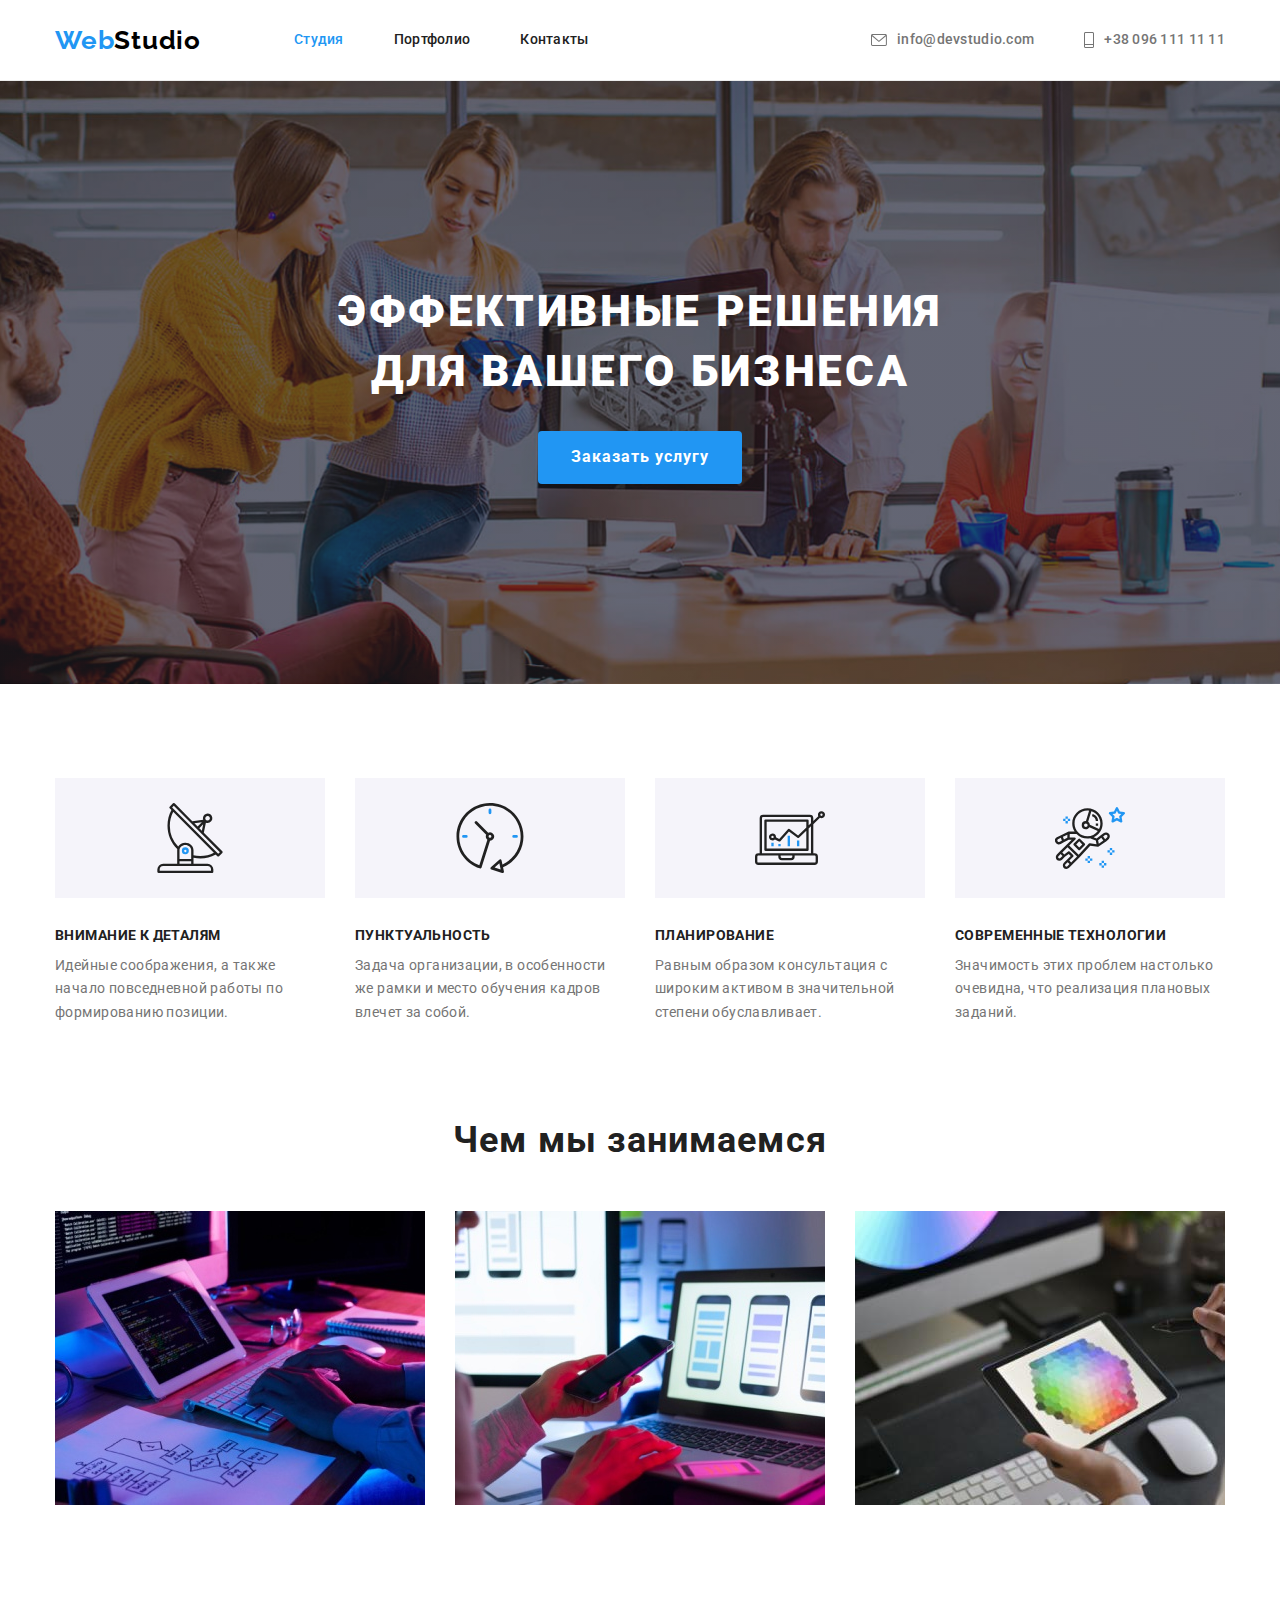
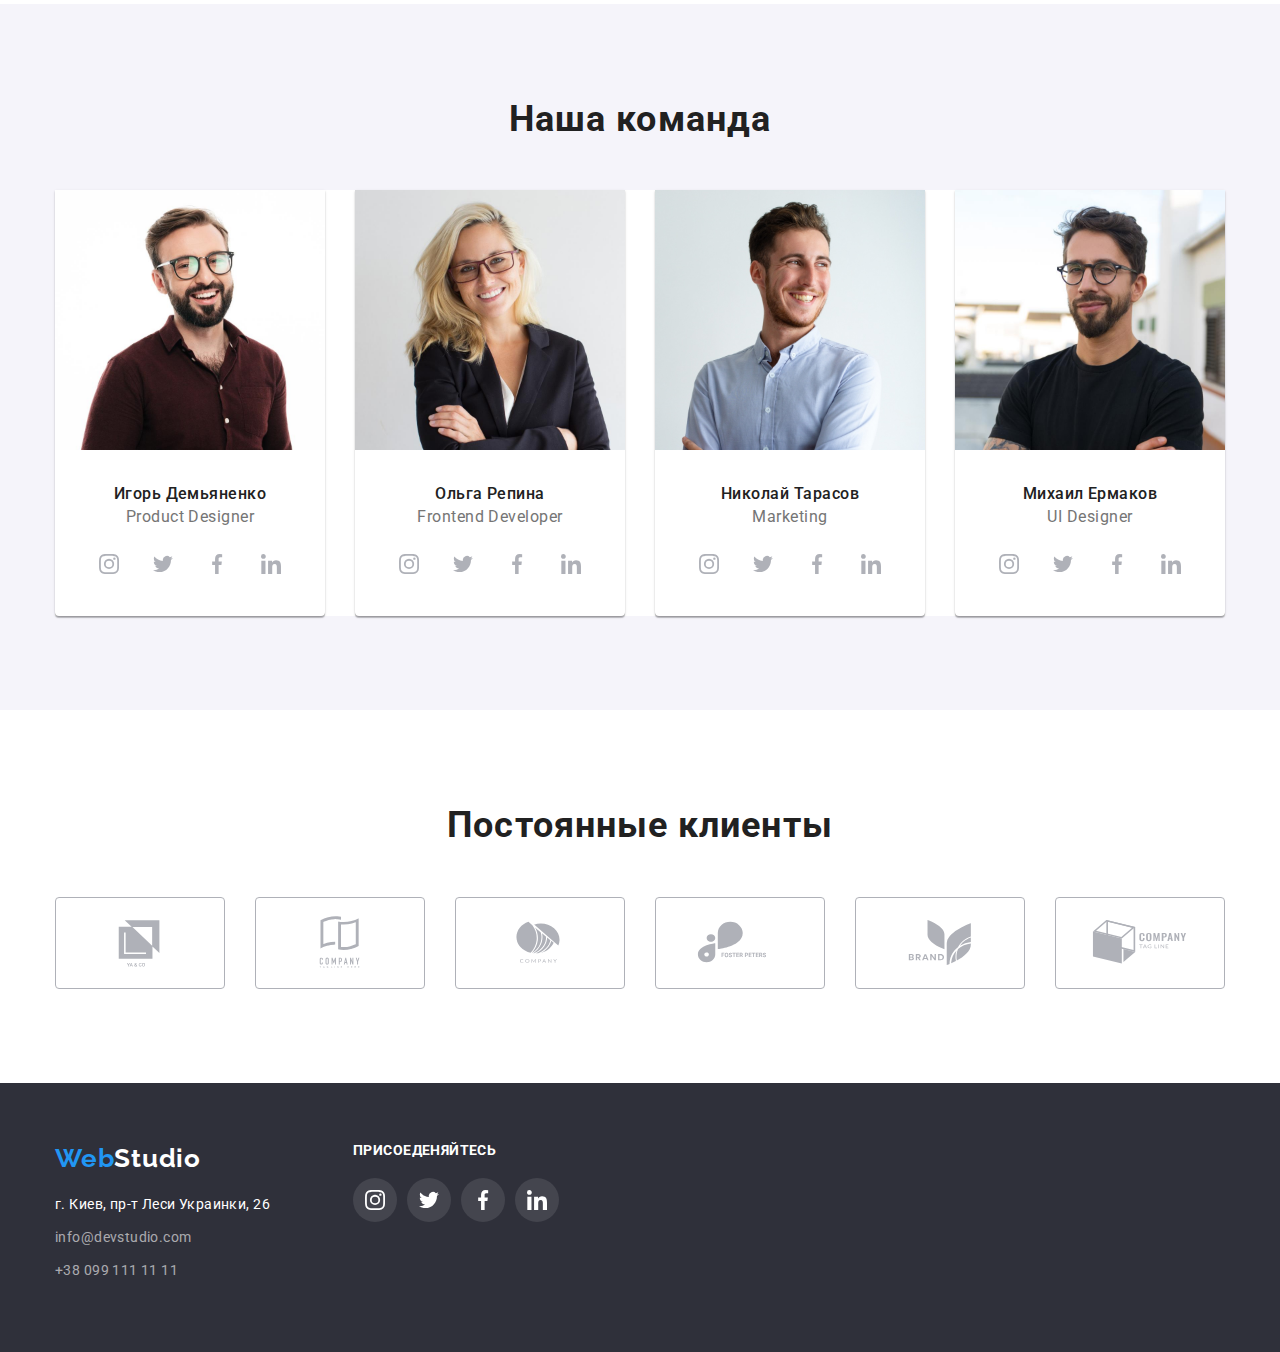
<file: index.html>
<!DOCTYPE html>
<html lang="en">

<head>
    <meta charset="UTF-8">
    <meta http-equiv="X-UA-Compatible" content="IE=edge">
    <meta name="viewport" content="width=device-width, initial-scale=1.0">
    <title>WebStudio</title>
    <link href="https://fonts.googleapis.com/css2?family=Raleway:wght@700&family=Roboto:wght@400;500;700;900&display=swap"
        rel="stylesheet">
        <link rel="stylesheet" href="https://cdnjs.cloudflare.com/ajax/libs/modern-normalize/1.1.0/modern-normalize.min.css">
    <link rel="stylesheet" href="./css/styles.css">
</head>

<body>
    <!--Навигация по сайту-->
    <header class="page-header">
        <div class="container main-nav">
        <nav class="site-nav" >
            <a href="./index.html" class="logo"><span class="logo-blue">Web</span><span class="logo-black">Studio</span></a>
            <ul class="site-nav list" >
                <li class="item"> <a href="./index.html" class="link current" >Студия</a></li>
                <li class="item"> <a href="./portfolio.html" class="link" >Портфолио</a></li>
                <li class="item"> <a href="#" class="link" >Контакты</a></li>
            </ul>
        </nav>
        <ul class="nav list">
            <li class="item"><a  href="mailto:info@devstudio.com" class="contact contacts-icon"><svg width="10" height="16" class="icon ">
                <use href="./images/icons.svg#envelope"></use>
            </svg> info@devstudio.com</a></li>
            <li class="item"><a class="contact contacts-icon" href="tel:+380961111111"><svg  width="16" height="12" class="icon phone">
                <use href="./images/icons.svg#phone"></use>
            </svg>+38 096 111 11 11</a></li>
        </ul>
        </div>
    </header>
    <main>
        <!--Герой-->
        <section class="hero-section">
            <h1 class="hero">Эффективные решения<br/> для вашего бизнеса</h1>
            <button type="button" class="button">Заказать услугу</button>
        </section>


        <section class=" section">
            <div class="container">
            <!--заголовок который будет скрыт <h2> Наши ценности </h2>-->
            <ul class="list values-list">
                <li class="values-item">
                    <div class="trumb">
                        <svg  width="70px" height="70px">
                            <use href="./images/icons.svg#antenna">
                            </use>
                        </svg>
                    </div>
                    <h3 class="values">Внимание к деталям</h3>
                    <p class="values-description">Идейные соображения, а также начало повседневной работы по формированию позиции.</p>
                </li>
                <li class="values-item">
                    <div class="trumb">
                        <svg  width="70" height="70">
                            <use href="./images/icons.svg#clock" ></use>
                        </svg>
                    </div>
                    <h3 class="values">Пунктуальность</h3>
                    <p class="values-description">Задача организации, в особенности же рамки и место обучения кадров влечет за собой.</p>
                </li>
                <li class="values-item">
                    <div class="trumb">
                        <svg  width="70" height="70">
                            <use href="./images/icons.svg#diagram" ></use>
                        </svg>
                    </div>
                    <h3 class="values">Планирование</h3>
                    <p class="values-description">Равным образом консультация с широким активом в значительной степени обуславливает.</p>
                </li>
                <li class="values-item">
                    <div class="trumb">
                        <svg  width="70" height="70">
                            <use href="./images/icons.svg#astronaut"></use>
                        </svg>
                    </div>
                    <h3 class="values">Современные технологии </h3>
                    <p class="values-description">Значимость этих проблем настолько очевидна, что реализация плановых заданий.</p>
                </li>
            </ul>
            </div>
        </section>
        <!--Чем мы занимаемся-->
        <section class="section-list">
            <div class="container">
            <h2 class="section-title">Чем мы занимаемся</h2>
            <ul class="list business">
                <li class="business-list"> <img src="./images/box1.jpg" width="370" alt="Структура проекта"></li>
                <li class="business-list"> <img src="./images/box2.jpg" width="370" alt="Оптимизация"></li>
                <li class="business-list"> <img src="./images/box3.jpg" width="370" alt="Дизайн"></li>
            </ul>
            </div>
        </section>
        <!--Наша команда-->
        <section class="section-team section">
            <div class="container">
<h2 class="section-title">Наша команда</h2>
<ul class="list ouer-team">
    <li class="team-list"><img src="./images/igor.jpg" width="270" alt="Игорь">
       <div class="card-title"><h3 class="team">Игорь Демьяненко</h3>
        <p class="profession">Product Designer</p>
        <div class="links-block">
            <ul class="links-list list">
                <li><a href="#"  class="link-item"><svg width="20" height="20" class="network">
                    <use href="./images/icons.svg#instagram"></use>
                </svg></a></li>
                <li><a href="#" class="link-item"><svg width="20" height="20" class="network">
                    <use href="./images/icons.svg#twitter"></use>
                </svg></a></li>
                <li><a href="#" class="link-item"><svg width="20" height="20"class="network">
                    <use href="./images/icons.svg#facebook"></use>
                </svg></a></li>
                <li><a href="#" class="link-item"><svg width="20" height="20"class="network">
                    <use href="./images/icons.svg#linkedin"></use>
                </svg></a></li>
            </ul>
        </div>
        </div>
    </li>
    <li class="team-list"><img src="./images/olga.jpg" width="270" alt="Ольга">
    <div class="card-title"> <h3 class="team">Ольга Репина</h3>
        <p class="profession">Frontend Developer</p>
        <div class="links-block">
            <ul class="links-list list">
                <li><a href="" class="link-item"><svg width="20" height="20" class="network">
                            <use href="./images/icons.svg#instagram"></use>
                        </svg></a></li>
                <li><a href="" class="link-item"><svg width="20" height="20" class="network">
                            <use href="./images/icons.svg#twitter"></use>
                        </svg></a></li>
                <li><a href="" class="link-item"><svg width="20" height="20" class="network">
                            <use href="./images/icons.svg#facebook"></use>
                        </svg></a></li>
                <li><a href="" class="link-item"><svg width="20" height="20" class="network">
                            <use href="./images/icons.svg#linkedin"></use>
                        </svg></a></li>
            </ul>
        </div>
    </div>
    </li>
    <li class="team-list"><img src="./images/tarasov.jpg" width="270" alt="Николай">
    <div class="card-title"> <h3 class="team">Николай Тарасов</h3>
        <p class="profession">Marketing</p>
        <div class="links-block">
            <ul class="links-list list">
                <li><a href="" class="link-item"><svg width="20" height="20" class="network">
                            <use href="./images/icons.svg#instagram"></use>
                        </svg></a></li>
                <li><a href="" class="link-item"><svg width="20" height="20" class="network">
                            <use href="./images/icons.svg#twitter"></use>
                        </svg></a></li>
                <li><a href="" class="link-item"><svg width="20" height="20" class="network">
                            <use href="./images/icons.svg#facebook"></use>
                        </svg></a></li>
                <li><a href="" class="link-item"><svg width="20" height="20" class="network">
                            <use href="./images/icons.svg#linkedin"></use>
                        </svg></a></li>
            </ul>
        </div>
    </div>
    </li>
    <li class="team-list"><img src="./images/ermakov.jpg" width="270" alt="Михаил">
        <div class="card-title"><h3 class="team">Михаил Ермаков</h3>
        <p class="profession">UI Designer</p>
        <div class="links-block">
            <ul class="links-list list">
                <li><a href="" class="link-item"><svg width="20" height="20" class="network">
                            <use href="./images/icons.svg#instagram"></use>
                        </svg></a></li>
                <li><a href="" class="link-item"><svg width="20" height="20" class="network">
                            <use href="./images/icons.svg#twitter"></use>
                        </svg></a></li>
                <li><a href="" class="link-item"><svg width="20" height="20" class="network">
                            <use href="./images/icons.svg#facebook"></use>
                        </svg></a></li>
                <li><a href="" class="link-item"><svg width="20" height="20" class="network">
                            <use href="./images/icons.svg#linkedin"></use>
                        </svg></a></li>
            </ul>
        </div>
    </div>
    </li>
</ul>
            </div>
           <!--Постоянные клиенты-->
        </section>
        <section class="section">
            <div class="container">
                <h2 class="section-title">Постоянные клиенты</h2>
                <div>
                    <ul class="client-list list">
                        <li><a href="#" class="client-item"><svg width="106" height="60" class="client">
                            <use href="./images/icons.svg#logo-0"></use>
                        </svg></a></li>
                        <li ><a href="#"class="client-item"><svg width="106" height="60" class="client">
                                    <use href="./images/icons.svg#logo-1"></use>
                                </svg></a></li>
                                <li><a href="#" class="client-item"><svg width="106" height="60" class="client">
                                            <use href="./images/icons.svg#logo-2"></use>
                                        </svg></a></li>
                                        <li><a href="#" class="client-item"><svg width="106" height="60" class="client">
                                                    <use href="./images/icons.svg#logo-3"></use>
                                                </svg></a></li>
                                                <li><a href="#" class="client-item"><svg width="106" height="60" class="client">
                                                            <use href="./images/icons.svg#logo-4"></use>
                                                        </svg></a></li>
                                                        <li><a href="#" class="client-item"><svg width="106" height="60" class="client">
                                                                    <use href="./images/icons.svg#logo-5"></use>
                                                                </svg></a></li>
                    </ul>
                </div>
            </div>
        </section>
    </main>
    <!--Футер-->
<footer class="inform-list">
        <div class="container footer-box">
            <div>
            <a href="./index.html" class="logo-footer"><span class="logo-blue">Web</span><span class="logo-white">Studio</span></a>
        <address>
            <ul class="inform list">
                <li class="contact-footer"><a href="#" class="location">г. Киев, пр-т Леси Украинки, 26</a> </li>
                <li class="contact-footer"><a href="mailto:info@example.com" class="contact-info">info@devstudio.com</a></li>
                <li class="contact-footer"><a href="tel:+380991111111" class="contact-info">+38 099 111 11 11</a></li>
            </ul>
        </address>
        </div>
        <div class="join-block">
            <h3 class="join-text">Присоеденяйтесь</h3>

        <ul class="join-list list">
            <li><a href="#" class="join-item"><svg width="20" height="20" class="join-network">
                        <use href="./images/icons.svg#instagram"></use>
                    </svg></a></li>
            <li><a href="#" class="join-item"><svg width="20" height="20" class="join-network">
                        <use href="./images/icons.svg#twitter"></use>
                    </svg></a></li>
            <li><a href="#" class="join-item"><svg width="20" height="20" class="join-network">
                        <use href="./images/icons.svg#facebook"></use>
                    </svg></a></li>
            <li><a href="#" class="join-item"><svg width="20" height="20" class="join-network">
                        <use href="./images/icons.svg#linkedin"></use>
                    </svg></a></li>
        </ul>
        </div>
    </div>
      
    </footer>

</body>

</html>
</file>
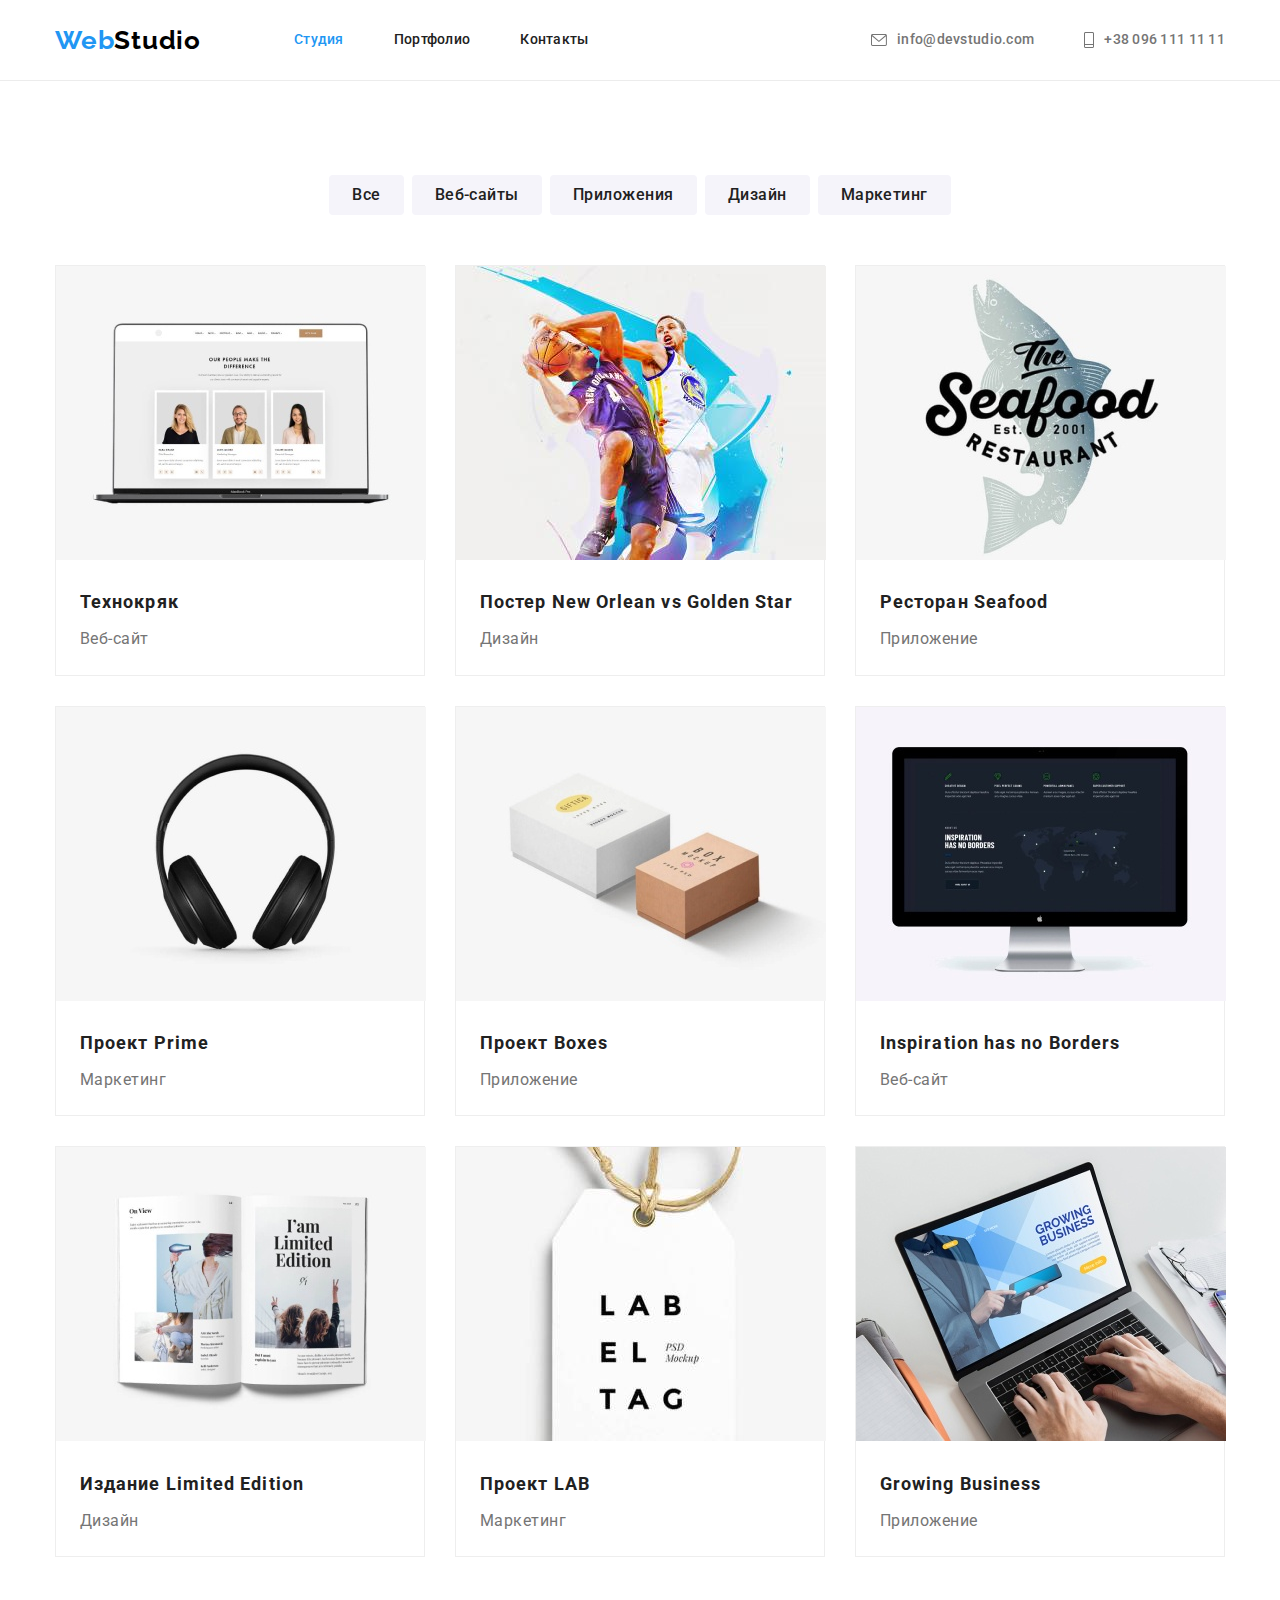
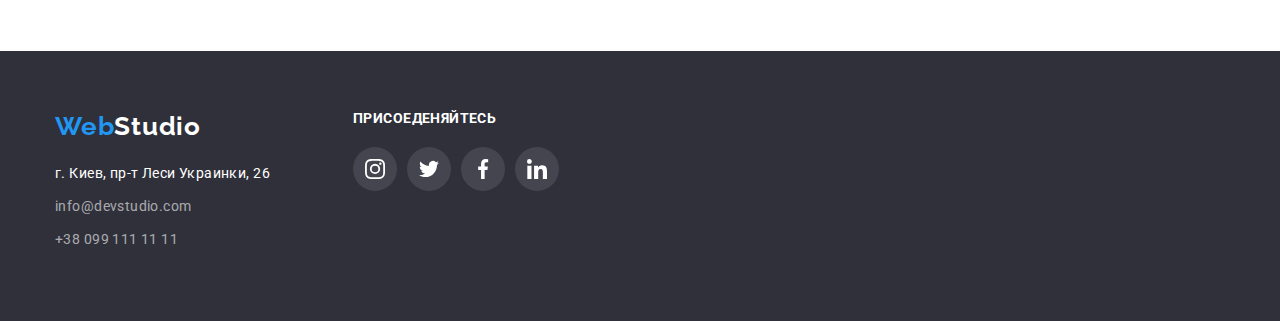
<file: portfolio.html>
<!DOCTYPE html>
<html lang="en">

<head>
    <meta charset="UTF-8">
    <meta http-equiv="X-UA-Compatible" content="IE=edge">
    <meta name="viewport" content="width=device-width, initial-scale=1.0">
    <title>Portfolio</title>
    <link href="https://fonts.googleapis.com/css2?family=Raleway:wght@700&family=Roboto:wght@400;500;700;900&display=swap"
    rel="stylesheet">
    <link rel="stylesheet" href="https://cdnjs.cloudflare.com/ajax/libs/modern-normalize/1.1.0/modern-normalize.min.css">
    <link rel="stylesheet" href="./css/styles.css">
</head>

<body>
    <!--Шапка сайта-->
    <header class="page-header">
        <div class="container main-nav">
        <nav class="site-nav" >
            <a href="./index.html" class="logo"><span class="logo-blue">Web</span><span class="logo-black">Studio</span></a>
            <ul class="site-nav list" >
                <li class="item"> <a href="./index.html" class="link current" >Студия</a></li>
                <li class="item"> <a href="./portfolio.html" class="link" >Портфолио</a></li>
                <li class="item"> <a href="#" class="link" >Контакты</a></li>
            </ul>
        </nav>
        <ul class="nav list">
            <li class="item"><a  href="mailto:info@devstudio.com" class="contact contacts-icon"><svg width="10" height="16" class="icon ">
                <use href="./images/icons.svg#envelope"></use>
            </svg> info@devstudio.com</a></li>
            <li class="item"><a class="contact contacts-icon" href="tel:+380961111111"><svg  width="16" height="12" class="icon phone">
                <use href="./images/icons.svg#phone"></use>
            </svg>+38 096 111 11 11</a></li>
        </ul>
        </div>
    </header>

<main>
    <section class=" section">
        <div class="container">
        <!-- <h1> Портфолио работ </h1> -->      
        <div class="main-buttons">
            <ul class="list button-list">
            <li class="button-cursor"><button type="button" class="cursor">Все</button></li>
            <li class="button-cursor"><button type="button" class="cursor">Веб-сайты</button></li>
            <li class="button-cursor"><button type="button" class="cursor">Приложения</button></li>
            <li class="button-cursor"><button type="button" class="cursor">Дизайн</button></li>
            <li class="button-cursor"><button type="button" class="cursor">Маркетинг</button></li>
        </ul>
    </div>

       
<div class="portfolio-container">
        <ul class="list portfolio-list">
            <li class="flex-element"> <a href=""><img src="./images/technokryak.jpg" width="370" alt="technokryak"></a> 
               <div class="filter-card"><h2 class="project">Технокряк</h2>
            <p class="project-title">Веб-сайт</p></div>
             </li>
            <li class="flex-element"><a href=""><img src="./images/new-orlean-vs-golden-star.jpg" width="370" alt="New Orlean vs Golden Star"></a>
            <div class="filter-card"><h2 class="project">Постер New Orlean vs Golden Star</h2>
            <p class="project-title">Дизайн</p></div>
            </li>
            <li class="flex-element"><a href=""><img src="./images/seafood.jpg" width="370" alt="Seafood"></a>
            <div class="filter-card"><h2 class="project">Ресторан Seafood</h2>
            <p class="project-title">Приложение</p></div>
            </li>
            <li class="flex-element"><a href=""><img src="./images/prime.jpg" width="370" alt="Prime"></a> 
            <div class="filter-card"><h2 class="project">Проект Prime</h2>
            <p class="project-title">Маркетинг</p></div>
            </li>
            <li class="flex-element"><a href=""><img src="./images/boxes.jpg" width="370" alt="Boxes"></a>
            <div class="filter-card"><h2 class="project">Проект Boxes</h2>
            <p class="project-title">Приложение</p></div>
            </li>
            <li class="flex-element"><a href=""><img src="./images/inspiration-has-no-borders.jpg" width="370" alt="Borders"></a> 
            <div class="filter-card"><h2 class="project">Inspiration has no Borders</h2>
            <p class="project-title">Веб-сайт</p></div>
            </li>
            <li class="flex-element"><a href=""><img src="./images/limited-edition.jpg" width="370" alt="Limited Edition"></a>
            <div class="filter-card"><h2 class="project">Издание Limited Edition</h2>
            <p class="project-title">Дизайн</p></div>
            </li>
            <li class="flex-element"><a href=""><img src="./images/lab.jpg" width="370" alt="LAB"></a>
            <div class="filter-card"><h2 class="project">Проект LAB</h2>
            <p class="project-title">Маркетинг</p></div>
            </li>
            <li class="flex-element"><a href=""><img src="./images/growing-business.jpg" width="370" alt="Business"></a>
            <div class="filter-card"><h2 class="project">Growing Business</h2>
            <p class="project-title">Приложение</p></div>
            </li>
        </ul>
        </div>
        </div>
    </section>
    </main>

    <!--Футер-->
    <footer class="inform-list">
        <div class="container footer-box">
            <div>
                <a href="./index.html" class="logo-footer"><span class="logo-blue">Web</span><span
                        class="logo-white">Studio</span></a>
                <address>
                    <ul class="inform list">
                        <li class="contact-footer"><a href="#" class="location">г. Киев, пр-т Леси Украинки, 26</a> </li>
                        <li class="contact-footer"><a href="mailto:info@example.com"
                                class="contact-info">info@devstudio.com</a></li>
                        <li class="contact-footer"><a href="tel:+380991111111" class="contact-info">+38 099 111 11 11</a>
                        </li>
                    </ul>
                </address>
            </div>
            <div class="join-block">
                <h3 class="join-text">Присоеденяйтесь</h3>
    
                <ul class="join-list list">
                    <li><a href="#" class="join-item"><svg width="20" height="20" class="join-network">
                                <use href="./images/icons.svg#instagram"></use>
                            </svg></a></li>
                    <li><a href="#" class="join-item"><svg width="20" height="20" class="join-network">
                                <use href="./images/icons.svg#twitter"></use>
                            </svg></a></li>
                    <li><a href="#" class="join-item"><svg width="20" height="20" class="join-network">
                                <use href="./images/icons.svg#facebook"></use>
                            </svg></a></li>
                    <li><a href="#" class="join-item"><svg width="20" height="20" class="join-network">
                                <use href="./images/icons.svg#linkedin"></use>
                            </svg></a></li>
                </ul>
            </div>
        </div>
    
    </footer>
</body>

</html>
</file>
<file: css/styles.css>
/*Стили для index.html*/

:root {
  --primary-text-color: #757575; /*цвет основного текста*/
  --title-text-color: #212121; /*вторичный цвет заголовка*/
  --accent-color: #2196f3; /*акцент*/
  --white-color: #ffffff; /*белый цвет*/
}

body {
  font-family: Roboto, sans-serif;
  background-color: var(--white-color);
  color: var(--primary-text-color);
}
/*Обнуление отступов заголовков и параграфов*/
h1,
h2,
h3,
p {
  margin-top: 0;
  margin-bottom: 0;
}

/*Логотип*/
.logo {
  margin-right: 93px;
  font-family: Raleway;
  font-weight: bold;
  font-size: 26px;
  line-height: 1.19; /* 31/26=1.19 */
  letter-spacing: 0.03em;
}

.logo-blue {
  color: var(--accent-color);
}
.logo-black {
  color: #000000;
}
.logo-white {
  color: var(--white-color);
}
/*Навигация по сайту*/

.main-nav,
.logo {
  display: flex;
  align-items: center;
}

.link {
  display: block;
  padding-top: 32px;
  padding-bottom: 32px;
  font-weight: 500;

  font-size: 14px;
  line-height: 1.14;
  letter-spacing: 0.02em;
  color: var(--title-text-color);
}

.list {
  padding: 0;
  margin: 0;
  list-style: none;
}

.site-nav a {
  color: var(--title-text-color);
  text-decoration: none;
}
.site-nav {
  display: flex;
  margin: 0 0 0 0;
}
.nav {
  margin-left: auto;
}

.site-nav .item {
  /* background-color: tomato;*/
  margin-right: 50px;
}

.site-nav :last-child {
  margin-right: 0;
}

.nav .item + .item {
  margin-left: 50px;
}

.contact {
  color: var(--primary-text-color);
  font-weight: 500;
  font-size: 14px;
  line-height: 1.14;
  letter-spacing: 0.02em;
  text-decoration: none;
}
.nav {
  display: flex;
}

.link:hover,
.link:focus {
  color: var(--accent-color);
}
.link.current {
  color: var(--accent-color);
}
.contact:hover,
.contact:focus {
  color: var(--accent-color);
  fill: var(--accent-color);
}
.contacts-icon {
  text-align: center;
  justify-content: center;
  fill: var(--primary-text-color);
}
.icon {
  margin-right: 10px;
  width: 16px;
  height: 12px;
}
.phone {
  width: 10px;
  height: 16px;
}
.contacts-icon:hover,
.phone:hover,
.contacts-icon:focus,
.phone:focus {
  fill: var(--accent-color);
}
.nav li a {
  display: flex;
  align-items: center;
}
/*Секция-герой*/
.hero-section {
  background-image: linear-gradient(to right, rgba(47, 48, 58, 0.4), rgba(47, 48, 58, 0.4)),
    url(../images/img-hero.jpg);
  max-width: 1600px;
  margin-left: auto;
  margin-right: auto;
  background-repeat: no-repeat;
  background-position: center;
  background-size: cover;
  padding: 200px 0 200px 0;
  background-color: #2f303a;
}
.hero {
  margin-bottom: 30px;
  font-weight: 900;
  font-size: 44px;
  line-height: 1.37;
  text-align: center;
  text-transform: uppercase;
  letter-spacing: 0.06em;
  color: var(--white-color);
}
/*Главная кнопка*/

.hero-section {
  text-align: center;
}

.button {
  padding: 10px 32px;
  min-width: 200px;

  border: 1px solid transparent;
  border-radius: 4px;

  cursor: pointer;
  font-weight: bold;
  font-size: 16px;
  line-height: 1.88;
  letter-spacing: 0.06em;
  color: var(--white-color);
  background-color: var(--accent-color);
}

/*Наши ценности*/
.trumb {
  display: flex;
  align-items: center;
  justify-content: center;
  width: 270px;
  height: 120px;
  background-color: #f5f4fa;
  margin-bottom: 30px;
}

.values {
  margin-top: 0;
  margin-bottom: 10px;
  font-weight: bold;
  font-size: 14px;
  line-height: 1.14;
  text-transform: uppercase;
  letter-spacing: 0.03em;
  color: var(--title-text-color);
}
.values-description {
  margin-top: 0;
  margin-bottom: 0;
  font-weight: normal;
  font-size: 14px;
  line-height: 1.71;
  letter-spacing: 0.03em;
  color: var(--primary-text-color);
}

.values-list {
  display: flex;
}
.values-list .values-item + .values-item {
  margin-left: 30px;
}
.values-item {
  width: 270px;
}
/*Чем мы занимаемся*/

.section-title {
  margin-bottom: 50px;
  font-weight: bold;
  font-size: 36px;
  line-height: 1.17;
  text-align: center;
  letter-spacing: 0.03em;
  color: var(--title-text-color);
}
.business {
  display: flex;
}
.business .business-list + .business-list {
  margin-left: 30px;
}

/*Наша команда*/

.section-team {
  /* background-color: #f5f4fa;*/
  background-color: #f5f4fa;
}

.team {
  margin-top: 0;
  margin-bottom: 0;
  margin-bottom: 4px;
  text-align: center;
  font-weight: 500;
  font-size: 16px;
  line-height: 1.19;
  letter-spacing: 0.03em;
  color: var(--title-text-color);
}

.profession {
  margin-top: 0;
  margin-bottom: 0;
  text-align: center;
  font-weight: normal;
  font-size: 16px;
  line-height: 1.19;
  letter-spacing: 0.03em;
  color: var(--primary-text-color);
}

.ouer-team {
  display: flex;
  background-color: var(--white-color);
}
.ouer-team .team-list + .team-list {
  margin-left: 30px;
}
.team-list {
  box-shadow: 0px 1px 3px rgba(0, 0, 0, 0.12), 0px 1px 1px rgba(0, 0, 0, 0.14),
    0px 2px 1px rgba(0, 0, 0, 0.2);
  border-radius: 0px 0px 4px 4px;
}
.links-block {
  align-items: center;
  width: 206px;
  height: 44px;
  text-align: center;
  justify-content: center;
  margin: 16px 32px 0px 32px;
}

.links-list {
  display: flex;
  cursor: pointer;
  fill: var(--white-color);
}

.link-item {
  fill: #afb1b8;
  /*fill: #AFB1B8;*/
  display: flex;
  width: 44px;
  height: 44px;
  border-radius: 50%;
  background-color: var(--white-color);
  align-items: center;
  justify-content: center;
}
.links-list li + li {
  margin-left: 10px;
}
.network {
  color: currentColor;
  /*fill: #afb1b8;*/
}
.network:hover,
.network:focus {
  background-color: var(--accent-color);
  fill: var(--white-color);
}
.link-item:hover,
.link-item:focus {
  fill: var(--white-color);
  background-color: var(--accent-color);
}
/*Постоянные клиенты*/

.client-list {
  display: flex;
  text-align: center;
  justify-content: center;
}
.client-item {
  display: flex;
  align-items: center;
  justify-content: center;
  width: 170px;
  height: 92px;
  border: 1px solid #afb1b8;
  box-sizing: border-box;
  border-radius: 4px;
  fill: #afb1b8;
}
.client-item:hover,
.client-item:focus {
  fill: var(--accent-color);
  border: 1px solid var(--accent-color);
}

.client-list li + li {
  margin-left: 30px;
}

/*Футер*/
footer {
  background-color: #2f303a;
}
footer a {
  text-decoration: none;
}
address a {
  text-decoration: none;
}
.inform {
  font-style: normal;
}
.contact-info {
  font-weight: 400;
  font-size: 14px;
  line-height: 1.7;
  letter-spacing: 0.03em;
  color: rgba(255, 255, 255, 0.6);
}
.contact-info:hover,
.contact-info:focus {
  color: var(--accent-color);
}

.location {
  font-weight: 400;
  font-size: 14px;
  line-height: 1.7;
  letter-spacing: 0.03em;
  color: var(--white-color);
}
.logo-footer {
  display: block;
  margin-bottom: 20px;
  font-family: Raleway;
  font-weight: bold;
  font-size: 26px;
  line-height: 1.19;
  letter-spacing: 0.03em;
}

.contact-footer {
  margin-bottom: 9px;
}
.inform :last-child {
  padding-bottom: 0;
}
.inform-list {
  padding: 60px 0 60px 0;
}

/*присоединяйтесь*/
.footer-box {
  display: flex;
}
.join-text {
  font-family: Roboto;
  font-style: normal;
  font-weight: bold;
  font-size: 14px;
  line-height: 1.14;
  letter-spacing: 0.03em;
  text-transform: uppercase;

  color: #ffffff;
}

.join-block {
  align-items: center;
  justify-content: center;
  margin: 0 0 95px 83px;
  width: 206px;
  height: 44px;
}

.join-list {
  margin-top: 20px;
  display: flex;
  cursor: pointer;
  fill: var(--white-color);
}

.join-item {
  /*fill: #AFB1B8;*/
  display: flex;
  width: 44px;
  height: 44px;
  border-radius: 50%;
  background-color: var(--white-color);
  align-items: center;
  justify-content: center;
  background: rgba(255, 255, 255, 0.1);
}
.join-item:hover,
.join-item:focus {
  background-color: var(--accent-color);
}
.join-network {
  fill: var(--white-color);
}
.join-list li + li {
  margin-left: 10px;
}
/*.site-nav :last-child {
  margin-right: 0;
}*/

/*/////////////////////////////////////////////*/

/*Стили для portfolio.html*/

/* Page header*/

.page-header {
  border-bottom: 1px solid #ececec;
}

.cursor {
  min-width: 73px;
  text-align: center;
  border: 1px solid transparent;
  border-radius: 4px;

  padding: 6px 22px;

  cursor: pointer;
  font-family: Roboto;
  font-style: normal;
  font-weight: 500;
  font-size: 16px;
  line-height: 1.62;
  text-align: center;
  letter-spacing: 0.03em;
  color: var(--title-text-color);
  background-color: #f5f4fa;
}

/*Портфолио работ*/
.button-list {
  display: flex;
  justify-content: center;
}
.button-list .button-cursor + .button-cursor {
  margin-left: 8px;
}
.button-cursor:hover {
  box-shadow: 0px 3px 1px rgba(0, 0, 0, 0.1), 0px 1px 2px rgba(0, 0, 0, 0.08),
    0px 2px 2px rgba(0, 0, 0, 0.12);
  border-radius: 4px;
}
.main-buttons {
  margin-bottom: 50px;
}

.cursor:hover,
.cursor:focus {
  color: var(--white-color);
  background-color: var(--accent-color);
}

.project {
  margin-bottom: 4px;
  font-style: normal;
  font-weight: 700;
  font-size: 18px;
  line-height: 2;
  letter-spacing: 0.06em;
  color: var(--title-text-color);
}
.project-title {
  font-style: normal;
  font-weight: 400;
  font-size: 16px;
  line-height: 1.9;
  letter-spacing: 0.03em;
  color: var(--primary-text-color);
}

.portfolio-list {
  display: flex;
  flex-wrap: wrap;
}
.flex-element {
  margin-right: 30px;
  margin-bottom: 30px;
  width: 370px;
  border: 1px solid #eeeeee;
  box-sizing: border-box;
}
.flex-element:hover {
  border: 1px solid #eeeeee;
  box-sizing: border-box;
  box-shadow: 0px 1px 1px rgba(0, 0, 0, 0.12), 0px 4px 4px rgba(0, 0, 0, 0.06),
    1px 4px 6px rgba(0, 0, 0, 0.16);
}
.flex-element:nth-child(3n) {
  margin-right: 0;
}
.filter-card {
  padding: 20px 24px;
}
/*Альернатива*/
/*.flex-element:not(nth-last-child(-n + 3)){
  margin-right: 30px;}*/
.flex-element:nth-last-child(-n + 3) {
  margin-bottom: 0;
}
.container {
  width: 1200px;
  padding: 0 15px;
  margin-top: 0;
  margin-bottom: 0;
  margin-left: auto;
  margin-right: auto;
}
.button-list {
  justify-content: center;
}
.section {
  padding-bottom: 94px;
  padding-top: 94px;
}
.section-list {
  padding-bottom: 94px;
}
.card-title {
  padding: 30px 0 30px 0;
}
</file>
